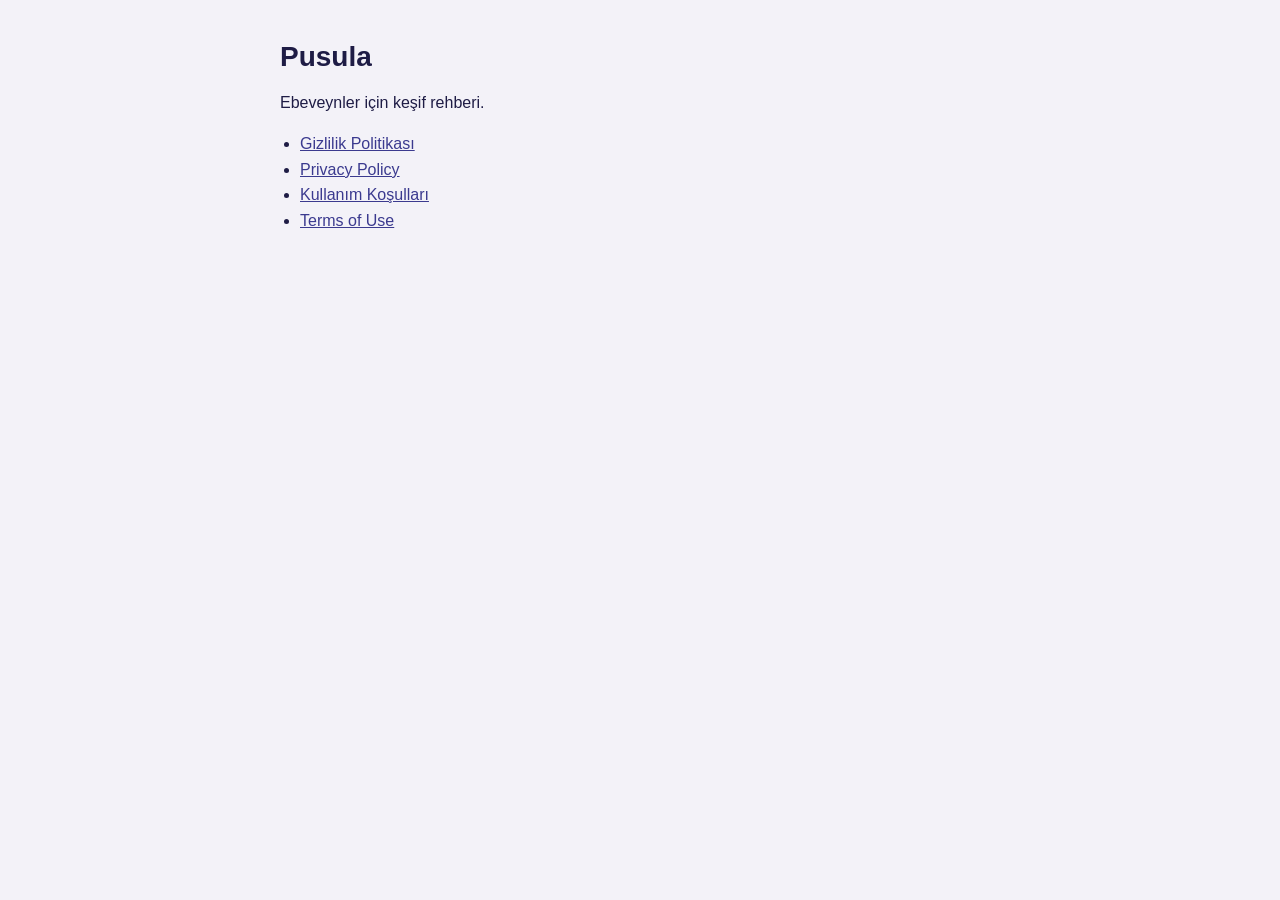
<file: index.html>
<!doctype html>
<html lang="tr">
<head>
<meta charset="utf-8">
<meta name="viewport" content="width=device-width, initial-scale=1">
<title>Pusula</title>
<link rel="stylesheet" href="style.css">
</head>
<body>
<main>
<h1>Pusula</h1>
<p>Ebeveynler için keşif rehberi.</p>
<ul>
<li><a href="gizlilik.html">Gizlilik Politikası</a></li>
<li><a href="privacy.html">Privacy Policy</a></li>
<li><a href="kosullar.html">Kullanım Koşulları</a></li>
<li><a href="terms.html">Terms of Use</a></li>
</ul>
</main>
</body>
</html>
</file>
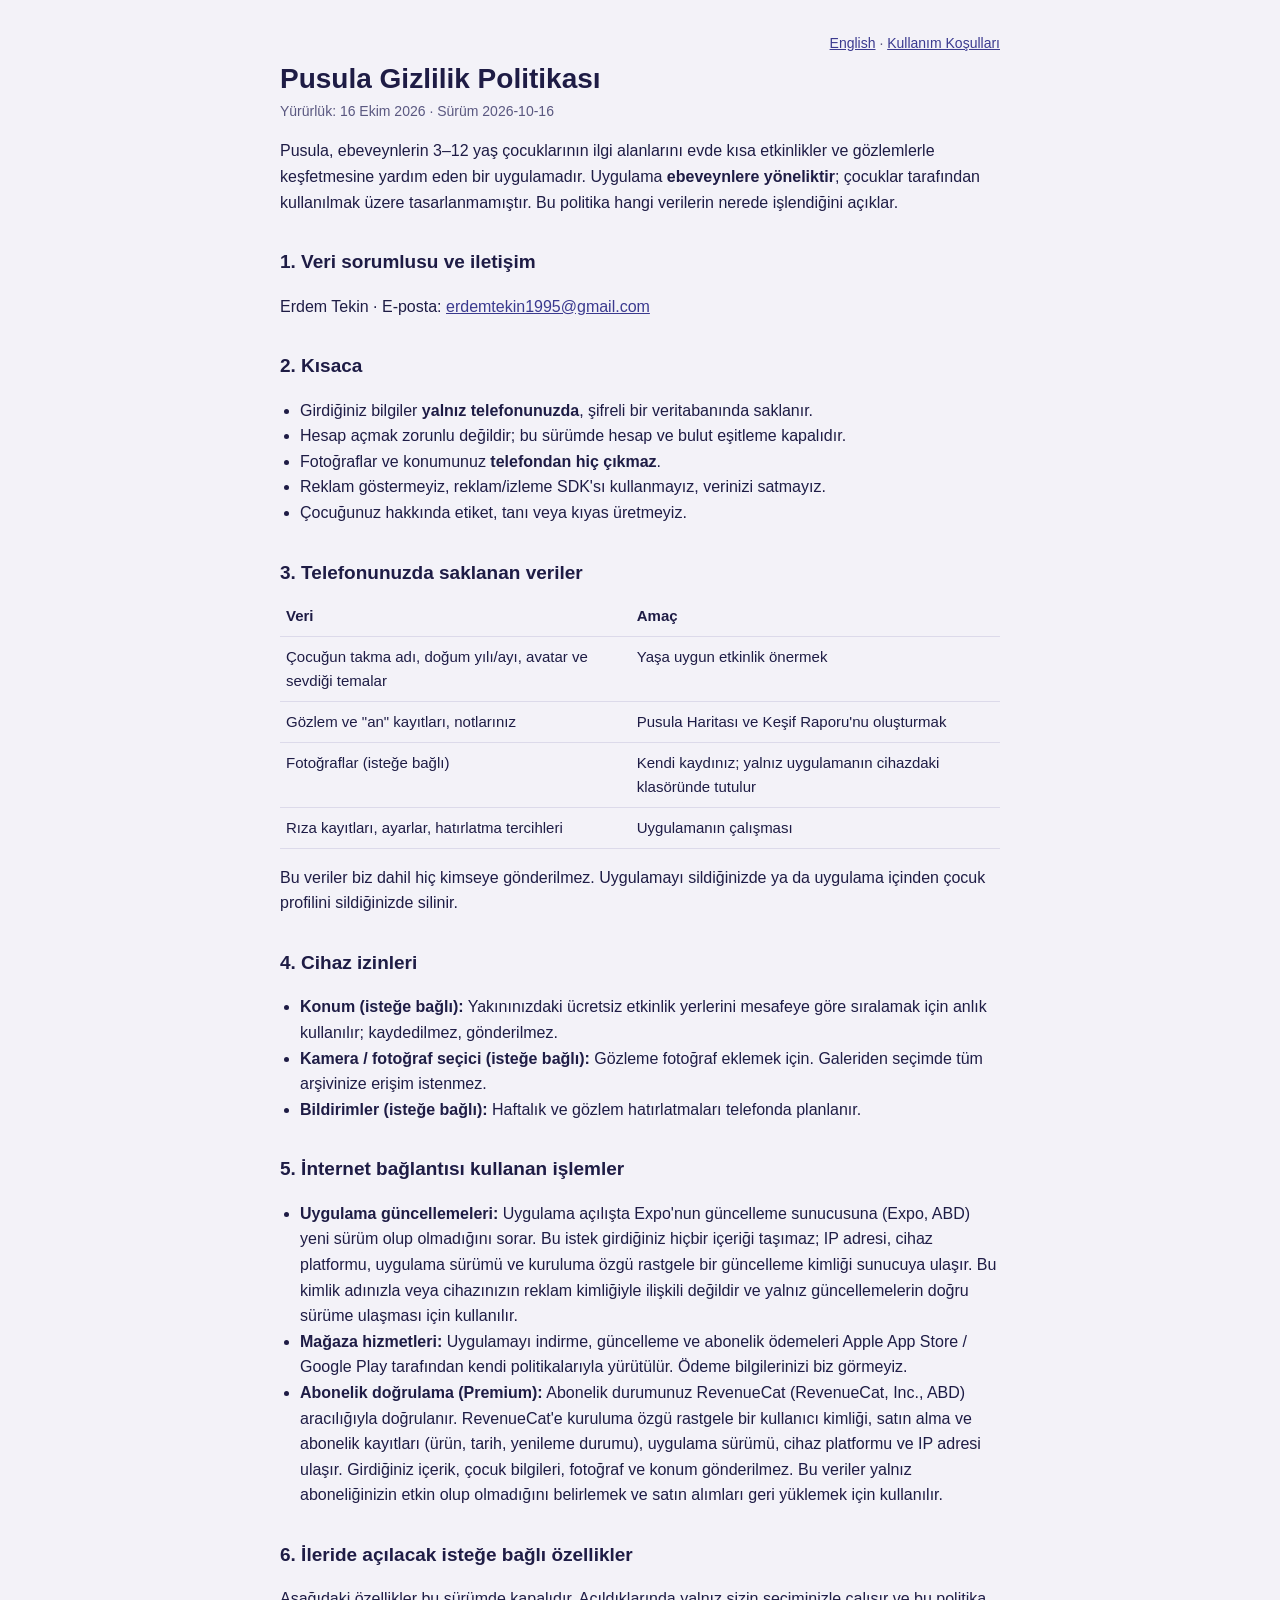
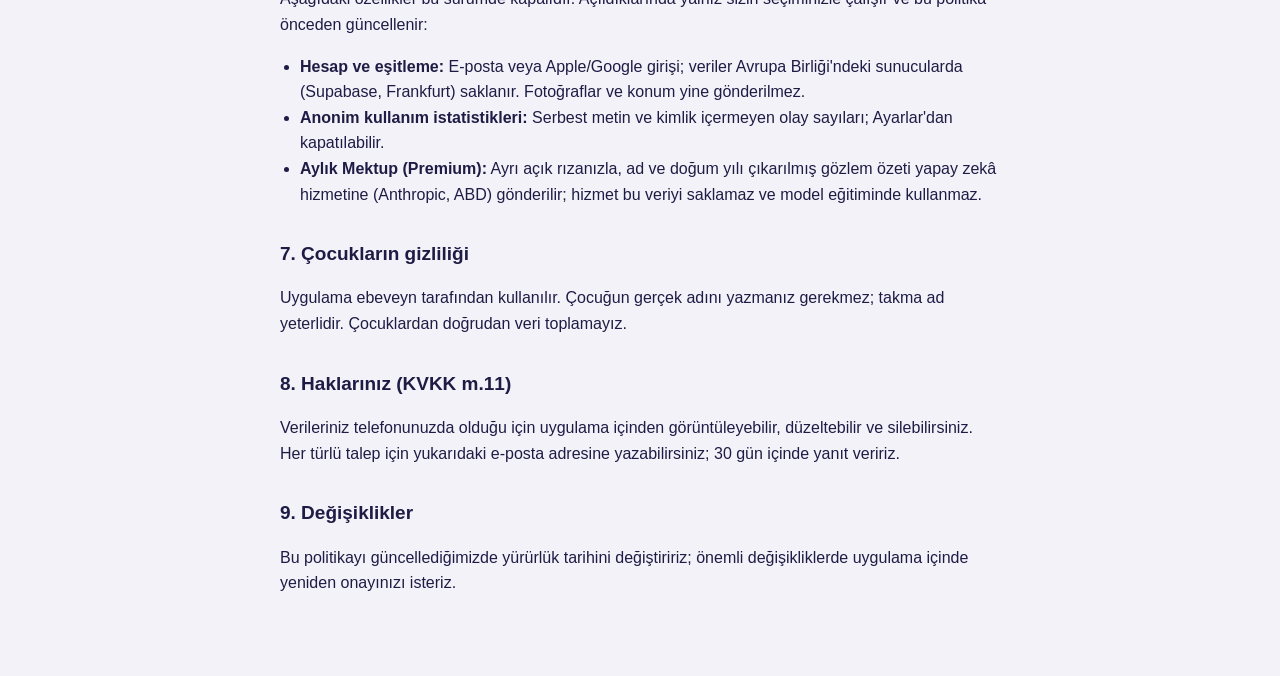
<file: gizlilik.html>
<!doctype html>
<html lang="tr">
<head>
<meta charset="utf-8">
<meta name="viewport" content="width=device-width, initial-scale=1">
<title>Pusula — Gizlilik Politikası</title>
<link rel="stylesheet" href="style.css">
</head>
<body>
<main>
<p class="lang"><a href="privacy.html">English</a> · <a href="kosullar.html">Kullanım Koşulları</a></p>
<h1>Pusula Gizlilik Politikası</h1>
<p class="meta">Yürürlük: 16 Ekim 2026 · Sürüm 2026-10-16</p>

<p>Pusula, ebeveynlerin 3–12 yaş çocuklarının ilgi alanlarını evde kısa etkinlikler ve gözlemlerle keşfetmesine yardım eden bir uygulamadır. Uygulama <strong>ebeveynlere yöneliktir</strong>; çocuklar tarafından kullanılmak üzere tasarlanmamıştır. Bu politika hangi verilerin nerede işlendiğini açıklar.</p>

<h2>1. Veri sorumlusu ve iletişim</h2>
<p>Erdem Tekin · E-posta: <a href="mailto:erdemtekin1995@gmail.com">erdemtekin1995@gmail.com</a></p>

<h2>2. Kısaca</h2>
<ul>
<li>Girdiğiniz bilgiler <strong>yalnız telefonunuzda</strong>, şifreli bir veritabanında saklanır.</li>
<li>Hesap açmak zorunlu değildir; bu sürümde hesap ve bulut eşitleme kapalıdır.</li>
<li>Fotoğraflar ve konumunuz <strong>telefondan hiç çıkmaz</strong>.</li>
<li>Reklam göstermeyiz, reklam/izleme SDK'sı kullanmayız, verinizi satmayız.</li>
<li>Çocuğunuz hakkında etiket, tanı veya kıyas üretmeyiz.</li>
</ul>

<h2>3. Telefonunuzda saklanan veriler</h2>
<table>
<tr><th>Veri</th><th>Amaç</th></tr>
<tr><td>Çocuğun takma adı, doğum yılı/ayı, avatar ve sevdiği temalar</td><td>Yaşa uygun etkinlik önermek</td></tr>
<tr><td>Gözlem ve "an" kayıtları, notlarınız</td><td>Pusula Haritası ve Keşif Raporu'nu oluşturmak</td></tr>
<tr><td>Fotoğraflar (isteğe bağlı)</td><td>Kendi kaydınız; yalnız uygulamanın cihazdaki klasöründe tutulur</td></tr>
<tr><td>Rıza kayıtları, ayarlar, hatırlatma tercihleri</td><td>Uygulamanın çalışması</td></tr>
</table>
<p>Bu veriler biz dahil hiç kimseye gönderilmez. Uygulamayı sildiğinizde ya da uygulama içinden çocuk profilini sildiğinizde silinir.</p>

<h2>4. Cihaz izinleri</h2>
<ul>
<li><strong>Konum (isteğe bağlı):</strong> Yakınınızdaki ücretsiz etkinlik yerlerini mesafeye göre sıralamak için anlık kullanılır; kaydedilmez, gönderilmez.</li>
<li><strong>Kamera / fotoğraf seçici (isteğe bağlı):</strong> Gözleme fotoğraf eklemek için. Galeriden seçimde tüm arşivinize erişim istenmez.</li>
<li><strong>Bildirimler (isteğe bağlı):</strong> Haftalık ve gözlem hatırlatmaları telefonda planlanır.</li>
</ul>

<h2>5. İnternet bağlantısı kullanan işlemler</h2>
<ul>
<li><strong>Uygulama güncellemeleri:</strong> Uygulama açılışta Expo'nun güncelleme sunucusuna (Expo, ABD) yeni sürüm olup olmadığını sorar. Bu istek girdiğiniz hiçbir içeriği taşımaz; IP adresi, cihaz platformu, uygulama sürümü ve kuruluma özgü rastgele bir güncelleme kimliği sunucuya ulaşır. Bu kimlik adınızla veya cihazınızın reklam kimliğiyle ilişkili değildir ve yalnız güncellemelerin doğru sürüme ulaşması için kullanılır.</li>
<li><strong>Mağaza hizmetleri:</strong> Uygulamayı indirme, güncelleme ve abonelik ödemeleri Apple App Store / Google Play tarafından kendi politikalarıyla yürütülür. Ödeme bilgilerinizi biz görmeyiz.</li>
<li><strong>Abonelik doğrulama (Premium):</strong> Abonelik durumunuz RevenueCat (RevenueCat, Inc., ABD) aracılığıyla doğrulanır. RevenueCat'e kuruluma özgü rastgele bir kullanıcı kimliği, satın alma ve abonelik kayıtları (ürün, tarih, yenileme durumu), uygulama sürümü, cihaz platformu ve IP adresi ulaşır. Girdiğiniz içerik, çocuk bilgileri, fotoğraf ve konum gönderilmez. Bu veriler yalnız aboneliğinizin etkin olup olmadığını belirlemek ve satın alımları geri yüklemek için kullanılır.</li>
</ul>

<h2>6. İleride açılacak isteğe bağlı özellikler</h2>
<p>Aşağıdaki özellikler bu sürümde kapalıdır. Açıldıklarında yalnız sizin seçiminizle çalışır ve bu politika önceden güncellenir:</p>
<ul>
<li><strong>Hesap ve eşitleme:</strong> E-posta veya Apple/Google girişi; veriler Avrupa Birliği'ndeki sunucularda (Supabase, Frankfurt) saklanır. Fotoğraflar ve konum yine gönderilmez.</li>
<li><strong>Anonim kullanım istatistikleri:</strong> Serbest metin ve kimlik içermeyen olay sayıları; Ayarlar'dan kapatılabilir.</li>
<li><strong>Aylık Mektup (Premium):</strong> Ayrı açık rızanızla, ad ve doğum yılı çıkarılmış gözlem özeti yapay zekâ hizmetine (Anthropic, ABD) gönderilir; hizmet bu veriyi saklamaz ve model eğitiminde kullanmaz.</li>
</ul>

<h2>7. Çocukların gizliliği</h2>
<p>Uygulama ebeveyn tarafından kullanılır. Çocuğun gerçek adını yazmanız gerekmez; takma ad yeterlidir. Çocuklardan doğrudan veri toplamayız.</p>

<h2 id="kvkk">8. Haklarınız (KVKK m.11)</h2>
<p>Verileriniz telefonunuzda olduğu için uygulama içinden görüntüleyebilir, düzeltebilir ve silebilirsiniz. Her türlü talep için yukarıdaki e-posta adresine yazabilirsiniz; 30 gün içinde yanıt veririz.</p>

<h2>9. Değişiklikler</h2>
<p>Bu politikayı güncellediğimizde yürürlük tarihini değiştiririz; önemli değişikliklerde uygulama içinde yeniden onayınızı isteriz.</p>
</main>
</body>
</html>
</file>
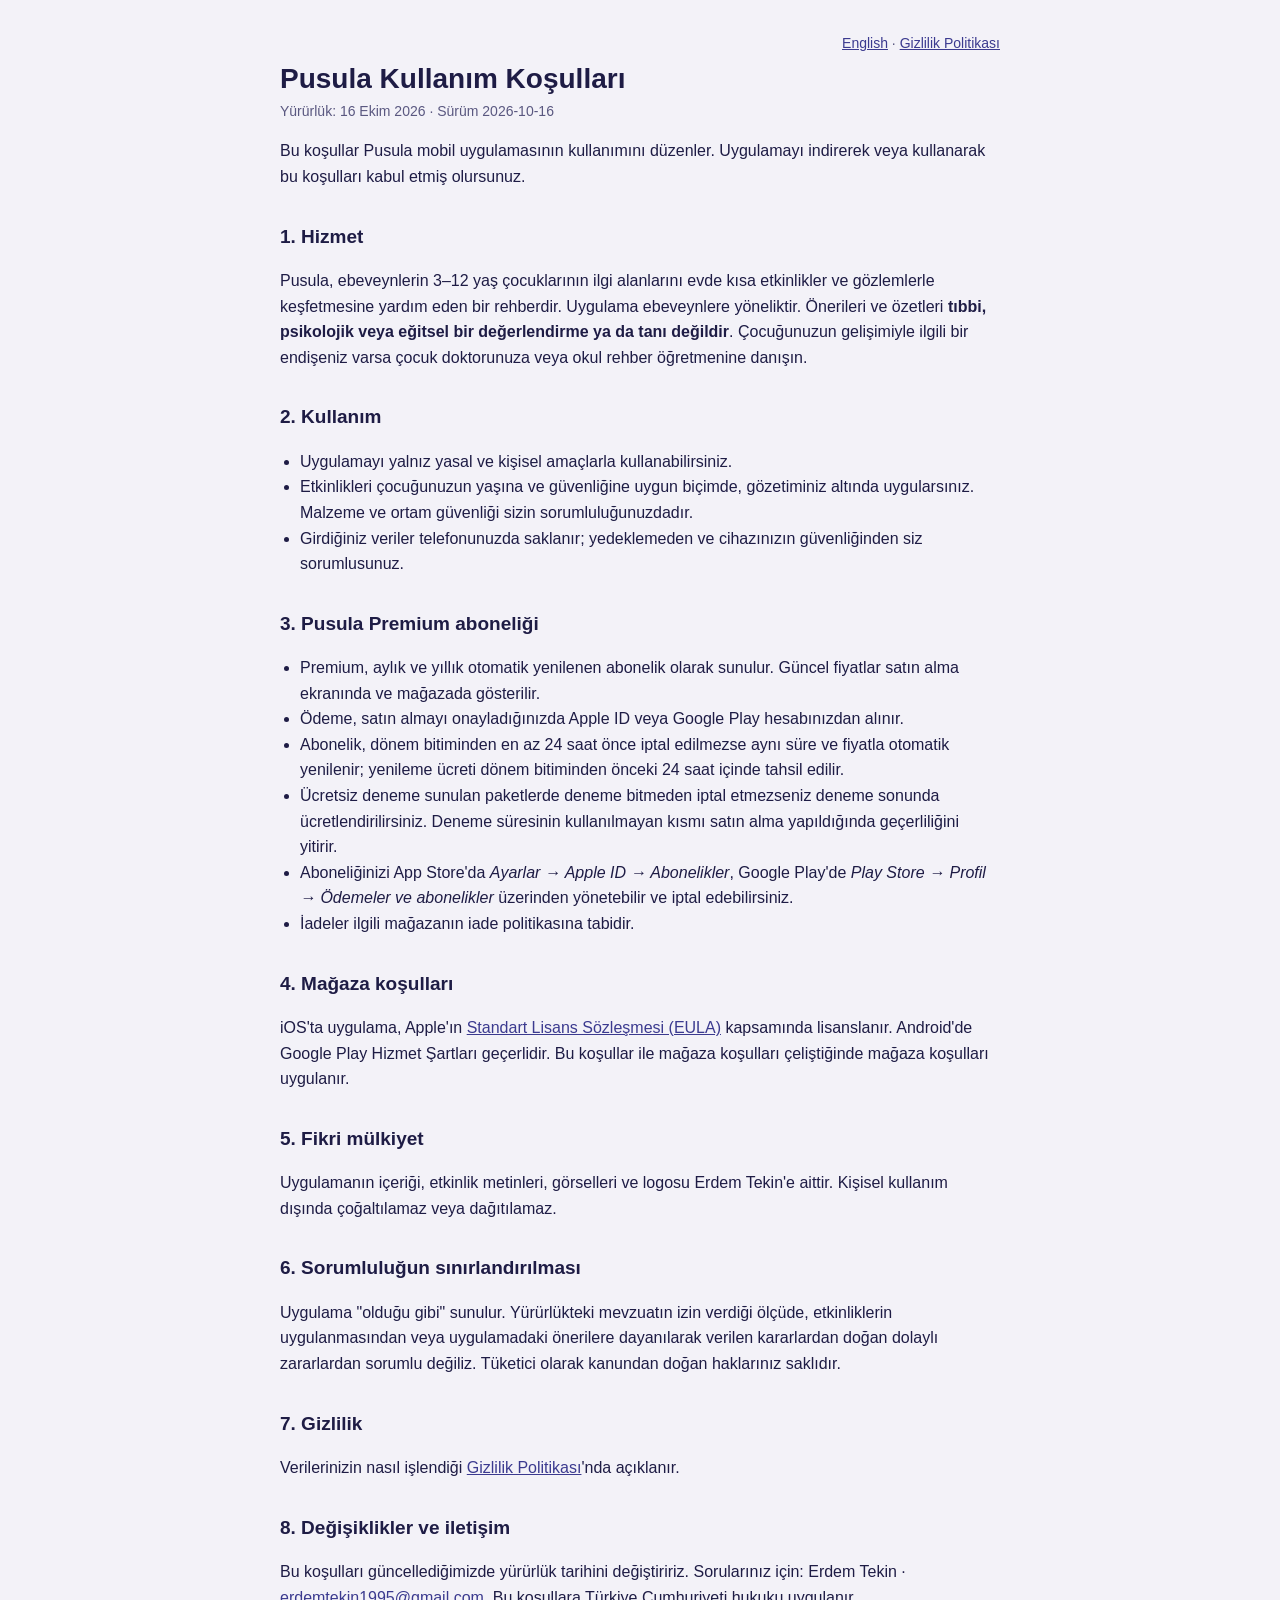
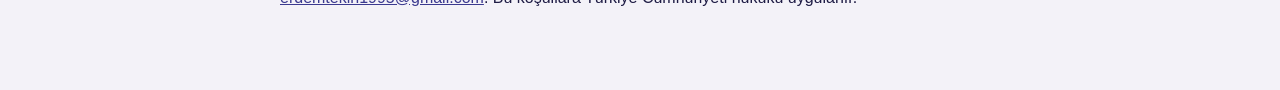
<file: kosullar.html>
<!doctype html>
<html lang="tr">
<head>
<meta charset="utf-8">
<meta name="viewport" content="width=device-width, initial-scale=1">
<title>Pusula — Kullanım Koşulları</title>
<link rel="stylesheet" href="style.css">
</head>
<body>
<main>
<p class="lang"><a href="terms.html">English</a> · <a href="gizlilik.html">Gizlilik Politikası</a></p>
<h1>Pusula Kullanım Koşulları</h1>
<p class="meta">Yürürlük: 16 Ekim 2026 · Sürüm 2026-10-16</p>

<p>Bu koşullar Pusula mobil uygulamasının kullanımını düzenler. Uygulamayı indirerek veya kullanarak bu koşulları kabul etmiş olursunuz.</p>

<h2>1. Hizmet</h2>
<p>Pusula, ebeveynlerin 3–12 yaş çocuklarının ilgi alanlarını evde kısa etkinlikler ve gözlemlerle keşfetmesine yardım eden bir rehberdir. Uygulama ebeveynlere yöneliktir. Önerileri ve özetleri <strong>tıbbi, psikolojik veya eğitsel bir değerlendirme ya da tanı değildir</strong>. Çocuğunuzun gelişimiyle ilgili bir endişeniz varsa çocuk doktorunuza veya okul rehber öğretmenine danışın.</p>

<h2>2. Kullanım</h2>
<ul>
<li>Uygulamayı yalnız yasal ve kişisel amaçlarla kullanabilirsiniz.</li>
<li>Etkinlikleri çocuğunuzun yaşına ve güvenliğine uygun biçimde, gözetiminiz altında uygularsınız. Malzeme ve ortam güvenliği sizin sorumluluğunuzdadır.</li>
<li>Girdiğiniz veriler telefonunuzda saklanır; yedeklemeden ve cihazınızın güvenliğinden siz sorumlusunuz.</li>
</ul>

<h2>3. Pusula Premium aboneliği</h2>
<ul>
<li>Premium, aylık ve yıllık otomatik yenilenen abonelik olarak sunulur. Güncel fiyatlar satın alma ekranında ve mağazada gösterilir.</li>
<li>Ödeme, satın almayı onayladığınızda Apple ID veya Google Play hesabınızdan alınır.</li>
<li>Abonelik, dönem bitiminden en az 24 saat önce iptal edilmezse aynı süre ve fiyatla otomatik yenilenir; yenileme ücreti dönem bitiminden önceki 24 saat içinde tahsil edilir.</li>
<li>Ücretsiz deneme sunulan paketlerde deneme bitmeden iptal etmezseniz deneme sonunda ücretlendirilirsiniz. Deneme süresinin kullanılmayan kısmı satın alma yapıldığında geçerliliğini yitirir.</li>
<li>Aboneliğinizi App Store'da <em>Ayarlar → Apple ID → Abonelikler</em>, Google Play'de <em>Play Store → Profil → Ödemeler ve abonelikler</em> üzerinden yönetebilir ve iptal edebilirsiniz.</li>
<li>İadeler ilgili mağazanın iade politikasına tabidir.</li>
</ul>

<h2>4. Mağaza koşulları</h2>
<p>iOS'ta uygulama, Apple'ın <a href="https://www.apple.com/legal/internet-services/itunes/dev/stdeula/">Standart Lisans Sözleşmesi (EULA)</a> kapsamında lisanslanır. Android'de Google Play Hizmet Şartları geçerlidir. Bu koşullar ile mağaza koşulları çeliştiğinde mağaza koşulları uygulanır.</p>

<h2>5. Fikri mülkiyet</h2>
<p>Uygulamanın içeriği, etkinlik metinleri, görselleri ve logosu Erdem Tekin'e aittir. Kişisel kullanım dışında çoğaltılamaz veya dağıtılamaz.</p>

<h2>6. Sorumluluğun sınırlandırılması</h2>
<p>Uygulama "olduğu gibi" sunulur. Yürürlükteki mevzuatın izin verdiği ölçüde, etkinliklerin uygulanmasından veya uygulamadaki önerilere dayanılarak verilen kararlardan doğan dolaylı zararlardan sorumlu değiliz. Tüketici olarak kanundan doğan haklarınız saklıdır.</p>

<h2>7. Gizlilik</h2>
<p>Verilerinizin nasıl işlendiği <a href="gizlilik.html">Gizlilik Politikası</a>'nda açıklanır.</p>

<h2>8. Değişiklikler ve iletişim</h2>
<p>Bu koşulları güncellediğimizde yürürlük tarihini değiştiririz. Sorularınız için: Erdem Tekin · <a href="mailto:erdemtekin1995@gmail.com">erdemtekin1995@gmail.com</a>. Bu koşullara Türkiye Cumhuriyeti hukuku uygulanır.</p>
</main>
</body>
</html>
</file>
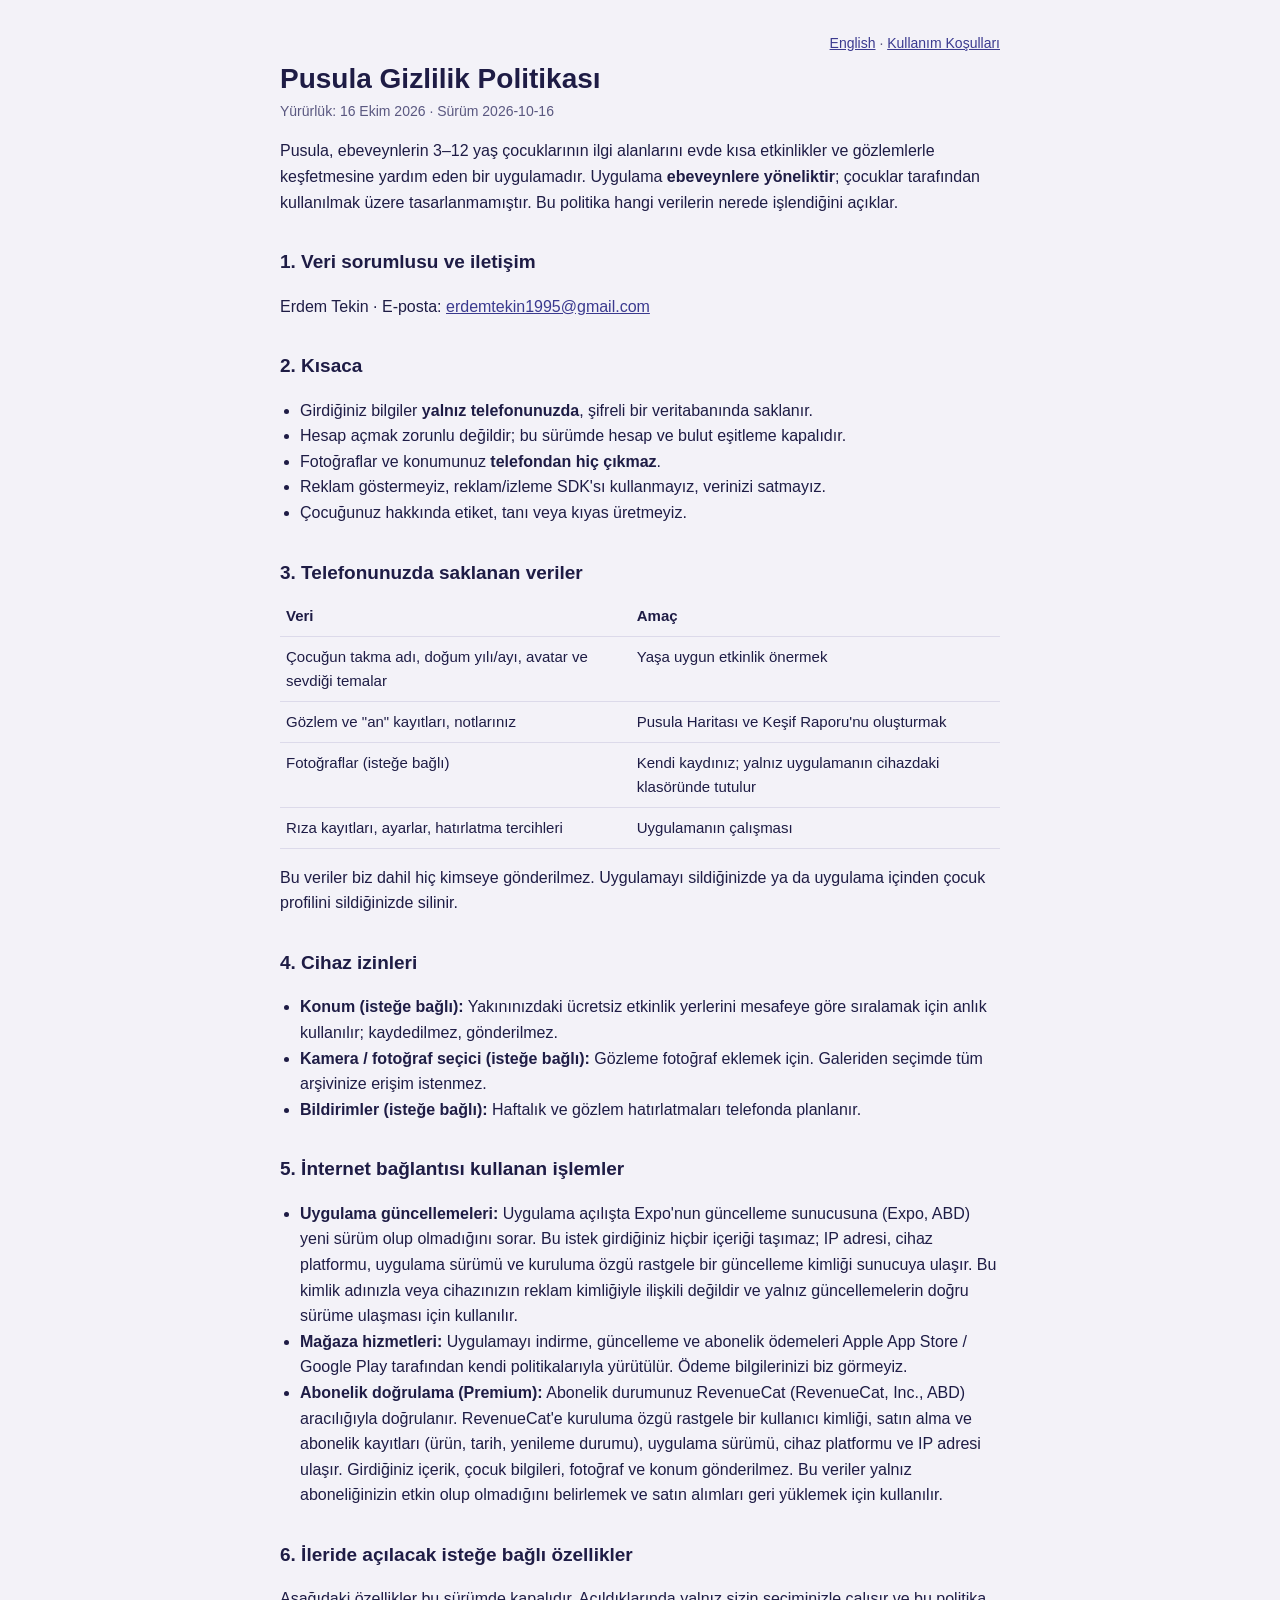
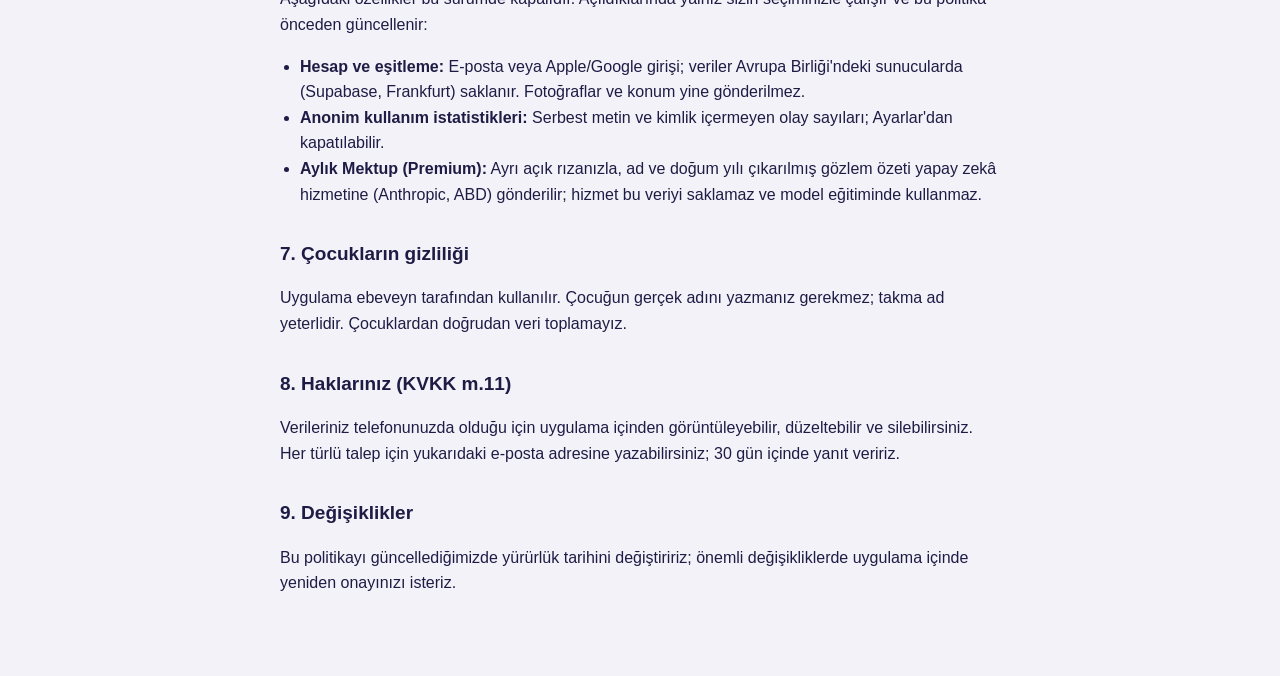
<file: kvkk.html>
<!doctype html>
<html lang="tr">
<head>
<meta charset="utf-8">
<meta name="viewport" content="width=device-width, initial-scale=1">
<meta http-equiv="refresh" content="0; url=gizlilik.html">
<link rel="canonical" href="gizlilik.html">
<title>Pusula — KVKK Aydınlatma Metni</title>
<link rel="stylesheet" href="style.css">
</head>
<body>
<main>
<p>KVKK aydınlatma metni <a href="gizlilik.html">Gizlilik Politikası</a> içindedir.</p>
</main>
</body>
</html>
</file>
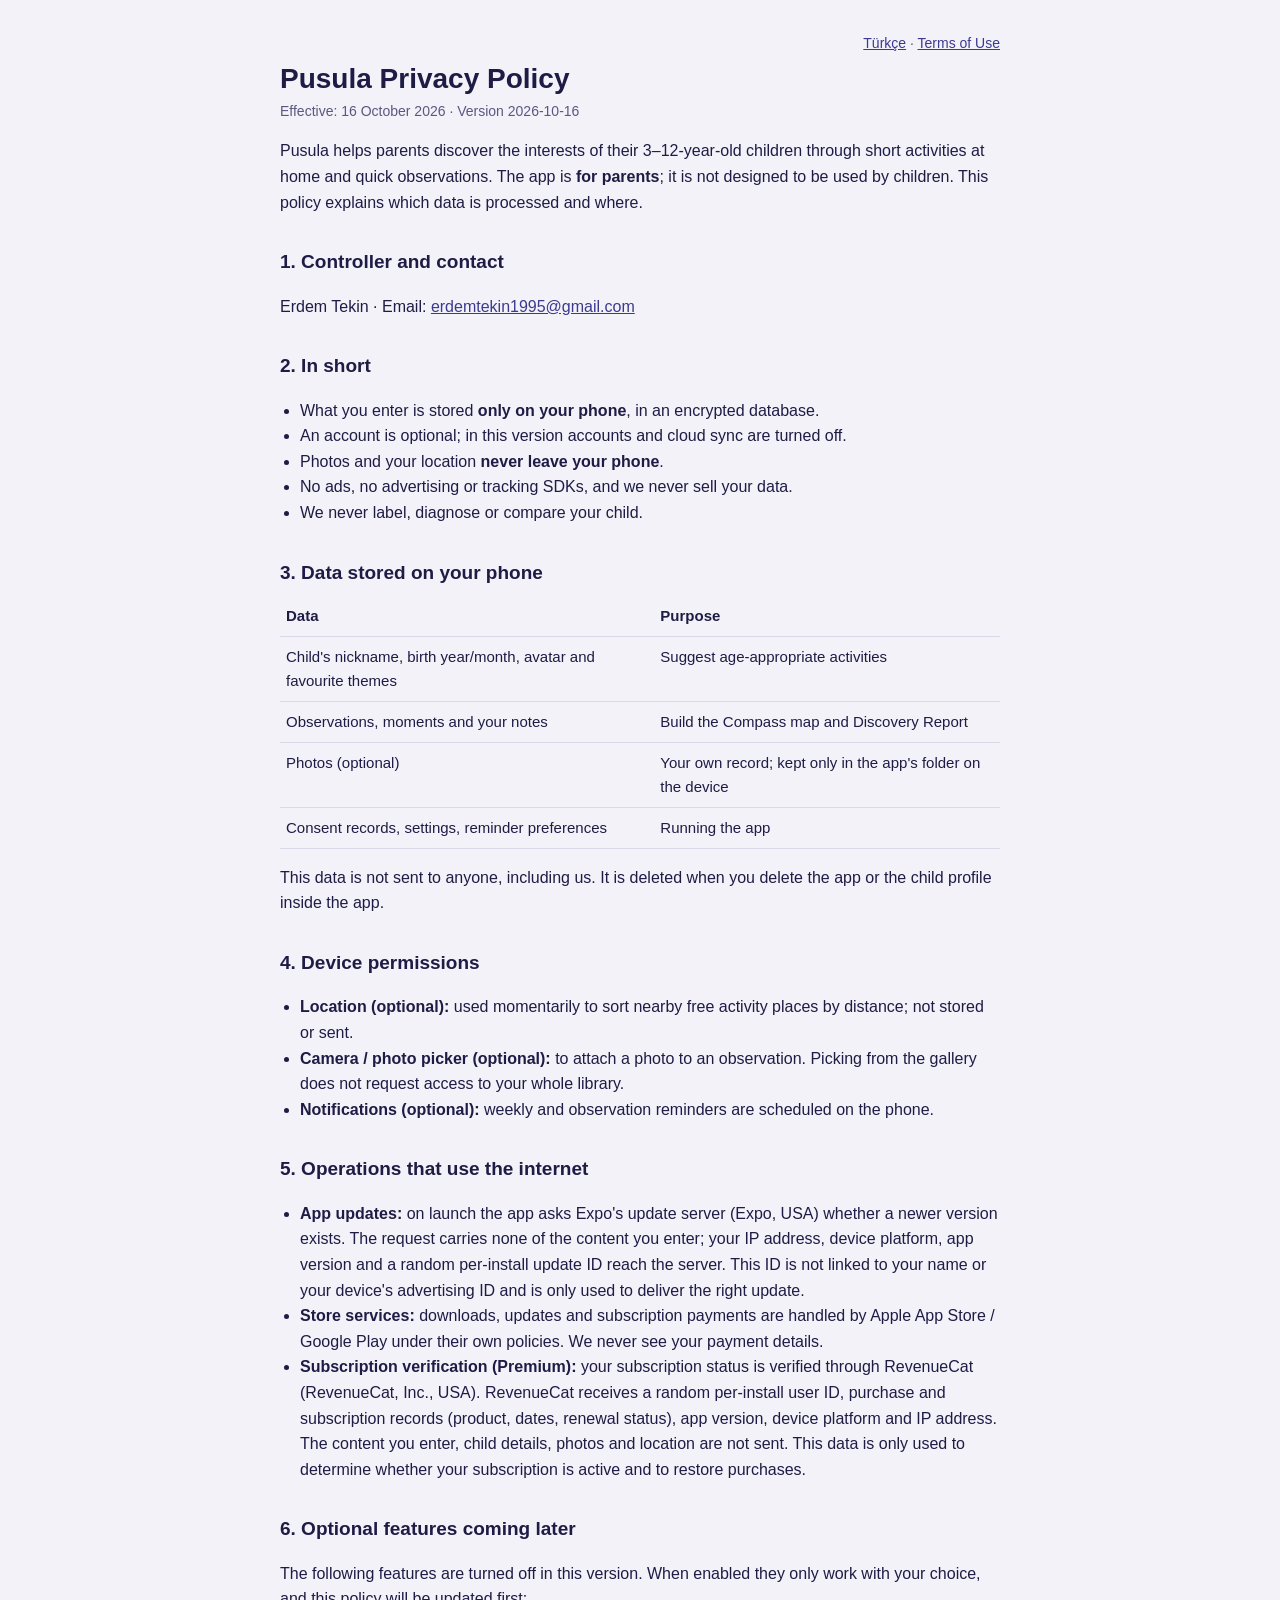
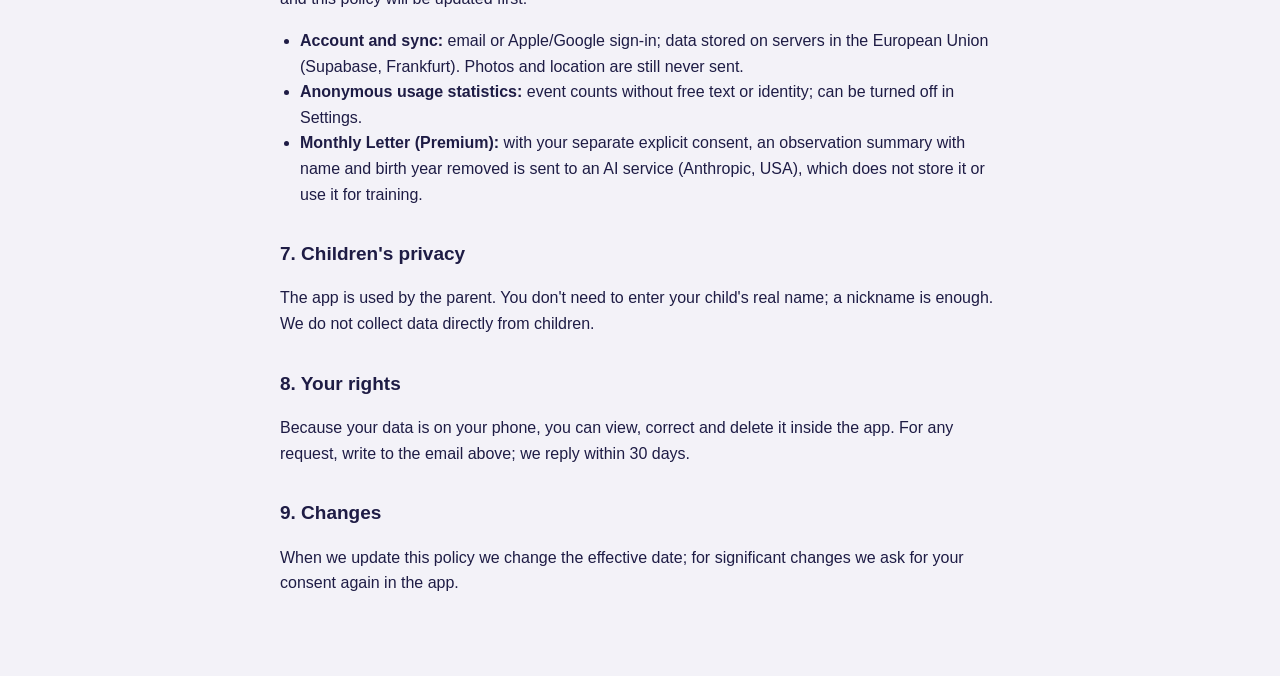
<file: privacy.html>
<!doctype html>
<html lang="en">
<head>
<meta charset="utf-8">
<meta name="viewport" content="width=device-width, initial-scale=1">
<title>Pusula — Privacy Policy</title>
<link rel="stylesheet" href="style.css">
</head>
<body>
<main>
<p class="lang"><a href="gizlilik.html">Türkçe</a> · <a href="terms.html">Terms of Use</a></p>
<h1>Pusula Privacy Policy</h1>
<p class="meta">Effective: 16 October 2026 · Version 2026-10-16</p>

<p>Pusula helps parents discover the interests of their 3–12-year-old children through short activities at home and quick observations. The app is <strong>for parents</strong>; it is not designed to be used by children. This policy explains which data is processed and where.</p>

<h2>1. Controller and contact</h2>
<p>Erdem Tekin · Email: <a href="mailto:erdemtekin1995@gmail.com">erdemtekin1995@gmail.com</a></p>

<h2>2. In short</h2>
<ul>
<li>What you enter is stored <strong>only on your phone</strong>, in an encrypted database.</li>
<li>An account is optional; in this version accounts and cloud sync are turned off.</li>
<li>Photos and your location <strong>never leave your phone</strong>.</li>
<li>No ads, no advertising or tracking SDKs, and we never sell your data.</li>
<li>We never label, diagnose or compare your child.</li>
</ul>

<h2>3. Data stored on your phone</h2>
<table>
<tr><th>Data</th><th>Purpose</th></tr>
<tr><td>Child's nickname, birth year/month, avatar and favourite themes</td><td>Suggest age-appropriate activities</td></tr>
<tr><td>Observations, moments and your notes</td><td>Build the Compass map and Discovery Report</td></tr>
<tr><td>Photos (optional)</td><td>Your own record; kept only in the app's folder on the device</td></tr>
<tr><td>Consent records, settings, reminder preferences</td><td>Running the app</td></tr>
</table>
<p>This data is not sent to anyone, including us. It is deleted when you delete the app or the child profile inside the app.</p>

<h2>4. Device permissions</h2>
<ul>
<li><strong>Location (optional):</strong> used momentarily to sort nearby free activity places by distance; not stored or sent.</li>
<li><strong>Camera / photo picker (optional):</strong> to attach a photo to an observation. Picking from the gallery does not request access to your whole library.</li>
<li><strong>Notifications (optional):</strong> weekly and observation reminders are scheduled on the phone.</li>
</ul>

<h2>5. Operations that use the internet</h2>
<ul>
<li><strong>App updates:</strong> on launch the app asks Expo's update server (Expo, USA) whether a newer version exists. The request carries none of the content you enter; your IP address, device platform, app version and a random per-install update ID reach the server. This ID is not linked to your name or your device's advertising ID and is only used to deliver the right update.</li>
<li><strong>Store services:</strong> downloads, updates and subscription payments are handled by Apple App Store / Google Play under their own policies. We never see your payment details.</li>
<li><strong>Subscription verification (Premium):</strong> your subscription status is verified through RevenueCat (RevenueCat, Inc., USA). RevenueCat receives a random per-install user ID, purchase and subscription records (product, dates, renewal status), app version, device platform and IP address. The content you enter, child details, photos and location are not sent. This data is only used to determine whether your subscription is active and to restore purchases.</li>
</ul>

<h2>6. Optional features coming later</h2>
<p>The following features are turned off in this version. When enabled they only work with your choice, and this policy will be updated first:</p>
<ul>
<li><strong>Account and sync:</strong> email or Apple/Google sign-in; data stored on servers in the European Union (Supabase, Frankfurt). Photos and location are still never sent.</li>
<li><strong>Anonymous usage statistics:</strong> event counts without free text or identity; can be turned off in Settings.</li>
<li><strong>Monthly Letter (Premium):</strong> with your separate explicit consent, an observation summary with name and birth year removed is sent to an AI service (Anthropic, USA), which does not store it or use it for training.</li>
</ul>

<h2>7. Children's privacy</h2>
<p>The app is used by the parent. You don't need to enter your child's real name; a nickname is enough. We do not collect data directly from children.</p>

<h2>8. Your rights</h2>
<p>Because your data is on your phone, you can view, correct and delete it inside the app. For any request, write to the email above; we reply within 30 days.</p>

<h2>9. Changes</h2>
<p>When we update this policy we change the effective date; for significant changes we ask for your consent again in the app.</p>
</main>
</body>
</html>
</file>
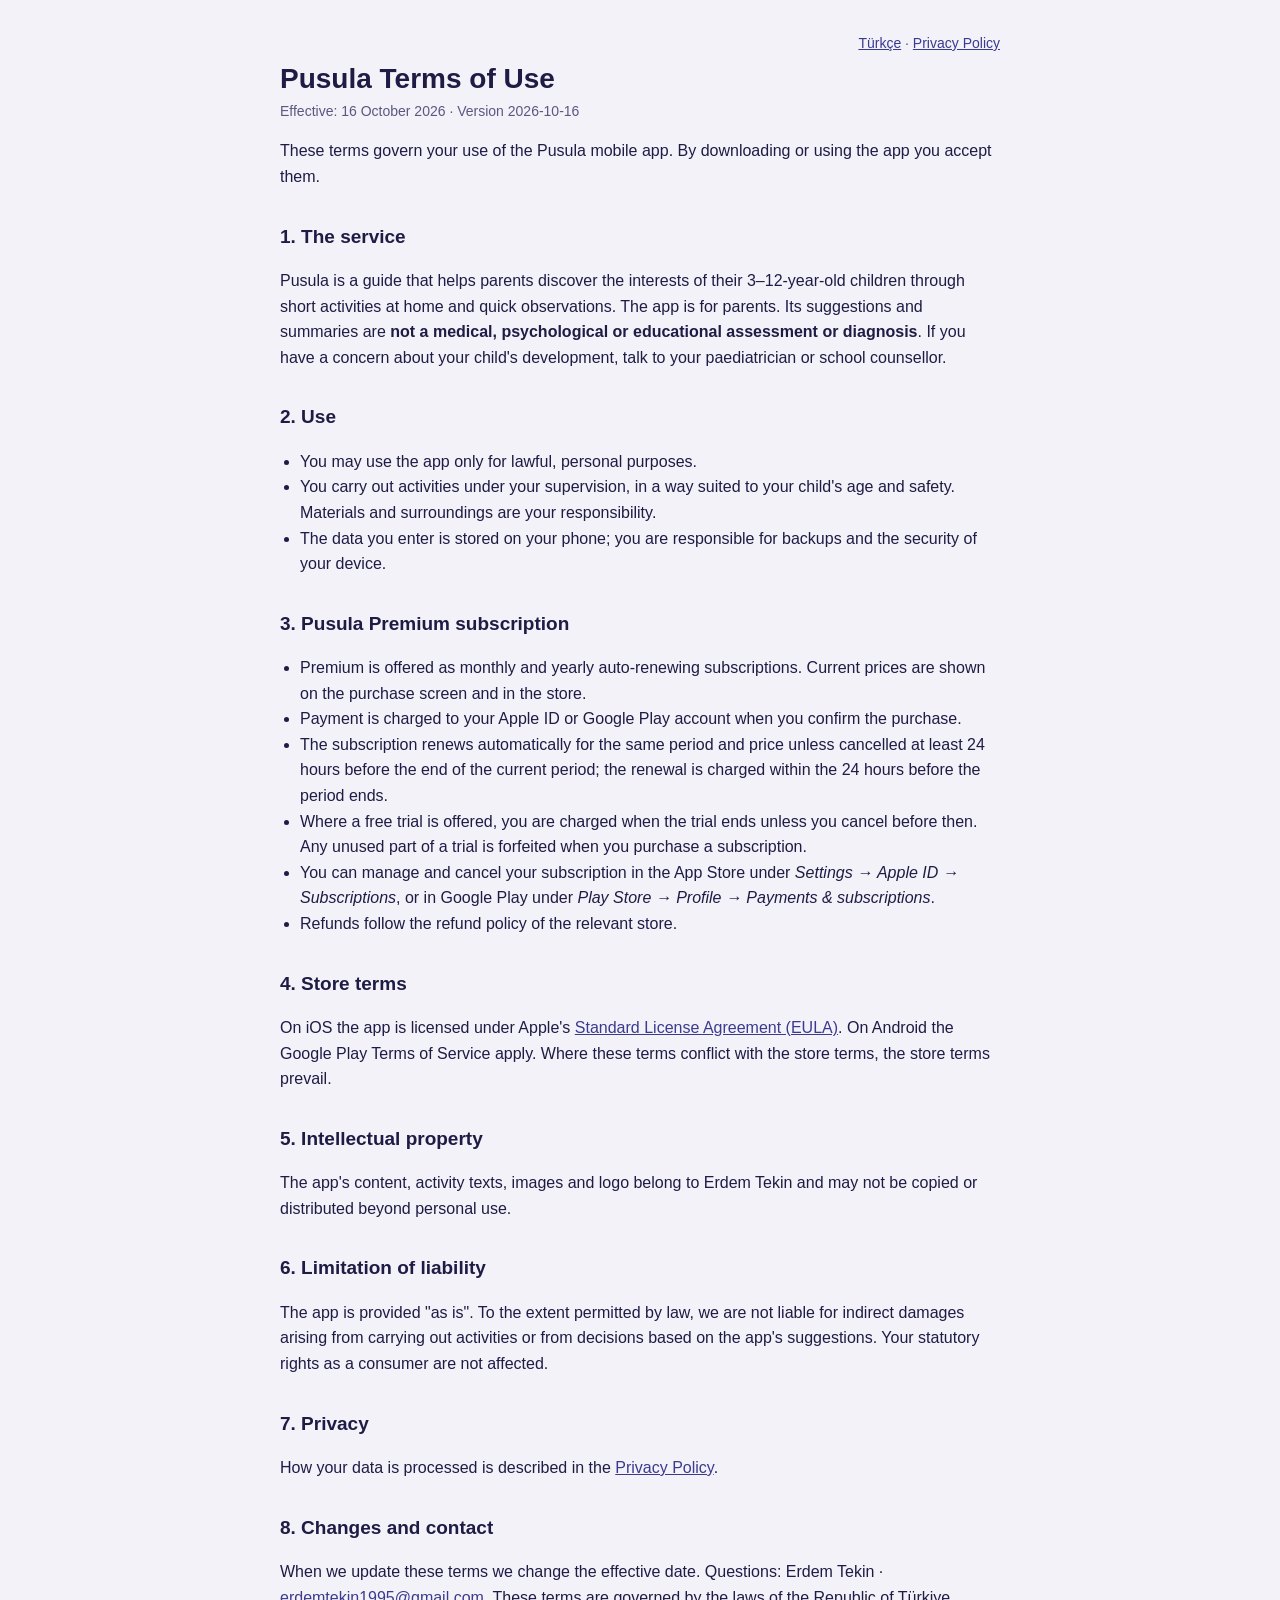
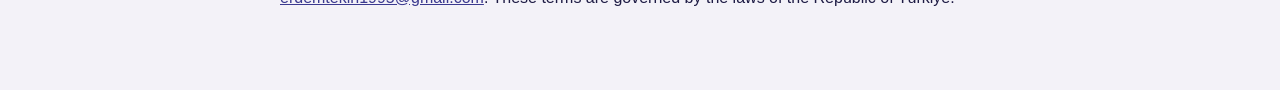
<file: terms.html>
<!doctype html>
<html lang="en">
<head>
<meta charset="utf-8">
<meta name="viewport" content="width=device-width, initial-scale=1">
<title>Pusula — Terms of Use</title>
<link rel="stylesheet" href="style.css">
</head>
<body>
<main>
<p class="lang"><a href="kosullar.html">Türkçe</a> · <a href="privacy.html">Privacy Policy</a></p>
<h1>Pusula Terms of Use</h1>
<p class="meta">Effective: 16 October 2026 · Version 2026-10-16</p>

<p>These terms govern your use of the Pusula mobile app. By downloading or using the app you accept them.</p>

<h2>1. The service</h2>
<p>Pusula is a guide that helps parents discover the interests of their 3–12-year-old children through short activities at home and quick observations. The app is for parents. Its suggestions and summaries are <strong>not a medical, psychological or educational assessment or diagnosis</strong>. If you have a concern about your child's development, talk to your paediatrician or school counsellor.</p>

<h2>2. Use</h2>
<ul>
<li>You may use the app only for lawful, personal purposes.</li>
<li>You carry out activities under your supervision, in a way suited to your child's age and safety. Materials and surroundings are your responsibility.</li>
<li>The data you enter is stored on your phone; you are responsible for backups and the security of your device.</li>
</ul>

<h2>3. Pusula Premium subscription</h2>
<ul>
<li>Premium is offered as monthly and yearly auto-renewing subscriptions. Current prices are shown on the purchase screen and in the store.</li>
<li>Payment is charged to your Apple ID or Google Play account when you confirm the purchase.</li>
<li>The subscription renews automatically for the same period and price unless cancelled at least 24 hours before the end of the current period; the renewal is charged within the 24 hours before the period ends.</li>
<li>Where a free trial is offered, you are charged when the trial ends unless you cancel before then. Any unused part of a trial is forfeited when you purchase a subscription.</li>
<li>You can manage and cancel your subscription in the App Store under <em>Settings → Apple ID → Subscriptions</em>, or in Google Play under <em>Play Store → Profile → Payments &amp; subscriptions</em>.</li>
<li>Refunds follow the refund policy of the relevant store.</li>
</ul>

<h2>4. Store terms</h2>
<p>On iOS the app is licensed under Apple's <a href="https://www.apple.com/legal/internet-services/itunes/dev/stdeula/">Standard License Agreement (EULA)</a>. On Android the Google Play Terms of Service apply. Where these terms conflict with the store terms, the store terms prevail.</p>

<h2>5. Intellectual property</h2>
<p>The app's content, activity texts, images and logo belong to Erdem Tekin and may not be copied or distributed beyond personal use.</p>

<h2>6. Limitation of liability</h2>
<p>The app is provided "as is". To the extent permitted by law, we are not liable for indirect damages arising from carrying out activities or from decisions based on the app's suggestions. Your statutory rights as a consumer are not affected.</p>

<h2>7. Privacy</h2>
<p>How your data is processed is described in the <a href="privacy.html">Privacy Policy</a>.</p>

<h2>8. Changes and contact</h2>
<p>When we update these terms we change the effective date. Questions: Erdem Tekin · <a href="mailto:erdemtekin1995@gmail.com">erdemtekin1995@gmail.com</a>. These terms are governed by the laws of the Republic of Türkiye.</p>
</main>
</body>
</html>
</file>
<file: style.css>
:root { --bg: #F3F2F8; --ink: #1E1C45; --soft: #5A5880; --primary: #3B3A8F; --line: #DCDAEA; }
@media (prefers-color-scheme: dark) { :root { --bg: #121127; --ink: #F3F2F8; --soft: #B9B7D9; --primary: #A9A7F5; --line: #2E2C55; } }
* { box-sizing: border-box; }
body { margin: 0; background: var(--bg); color: var(--ink); font: 16px/1.6 -apple-system, BlinkMacSystemFont, "Segoe UI", Roboto, sans-serif; }
main { max-width: 760px; margin: 0 auto; padding: 32px 20px 64px; }
h1 { font-size: 28px; line-height: 1.2; margin: 8px 0 4px; }
h2 { font-size: 19px; margin: 32px 0 8px; }
a { color: var(--primary); }
.meta, .lang { color: var(--soft); font-size: 14px; margin: 0; }
.lang { text-align: right; }
table { width: 100%; border-collapse: collapse; margin: 8px 0; font-size: 15px; }
th, td { text-align: left; vertical-align: top; padding: 8px 6px; border-bottom: 1px solid var(--line); }
ul { padding-left: 20px; }
</file>
